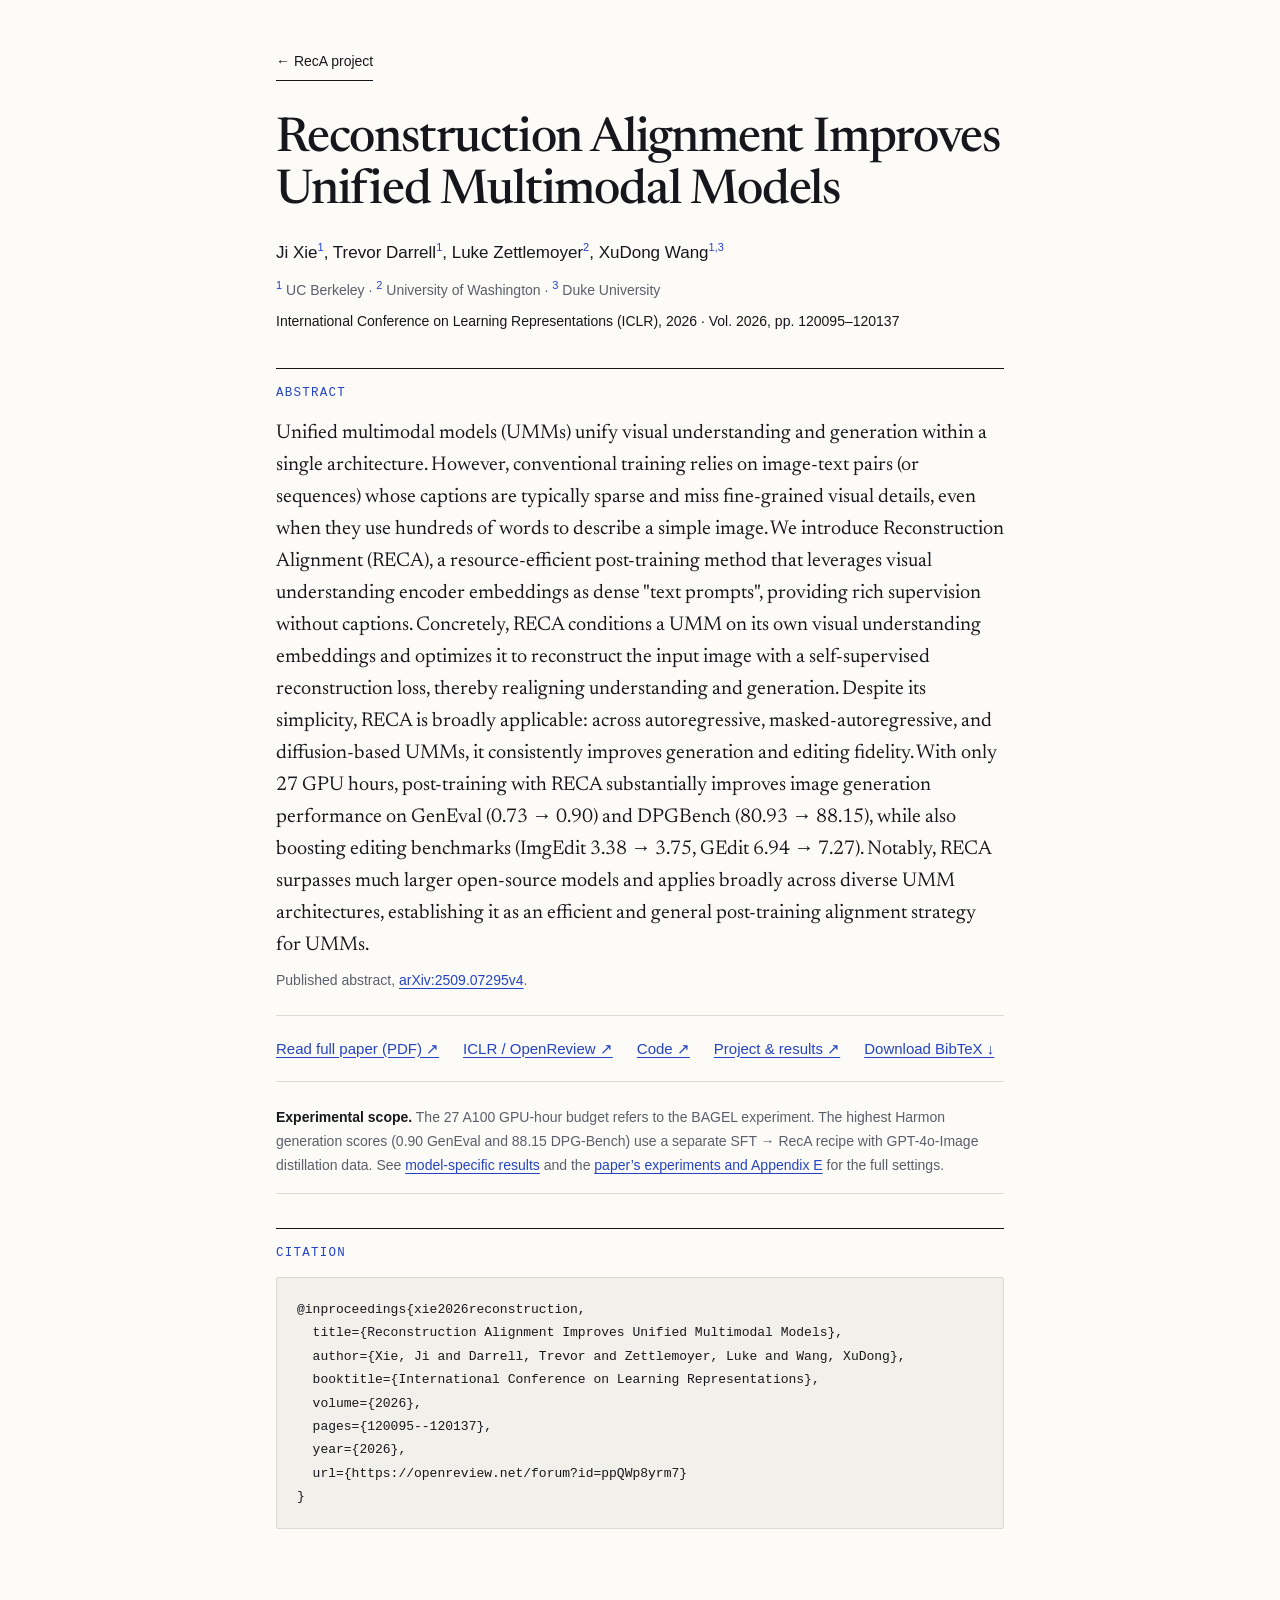
<file: paper.html>
<!DOCTYPE html>
<html lang="en">
<head>
  <meta charset="UTF-8">
  <meta name="viewport" content="width=device-width, initial-scale=1.0">
  <meta name="description" content="RecA improves text-to-image generation and image editing in unified multimodal models through understanding-to-generation transfer and self-supervised post-training.">
  <meta property="og:title" content="RecA: Reconstruction Alignment Improves Unified Multimodal Models">
  <meta property="og:description" content="RecA improves text-to-image generation and image editing in unified multimodal models through understanding-to-generation transfer and self-supervised post-training.">
  <meta property="og:url" content="https://reconstruction-alignment.github.io/paper.html">
  <meta name="twitter:title" content="RecA: Reconstruction Alignment Improves Unified Multimodal Models">
  <meta name="twitter:description" content="RecA improves text-to-image generation and image editing in unified multimodal models through understanding-to-generation transfer and self-supervised post-training.">
  <link rel="canonical" href="https://reconstruction-alignment.github.io/paper.html">
  <meta name="citation_title" content="Reconstruction Alignment Improves Unified Multimodal Models">
  <meta name="citation_author" content="Ji Xie">
  <meta name="citation_author" content="Trevor Darrell">
  <meta name="citation_author" content="Luke Zettlemoyer">
  <meta name="citation_author" content="XuDong Wang">
  <meta name="citation_publication_date" content="2026">
  <meta name="citation_conference_title" content="International Conference on Learning Representations">
  <meta name="citation_abstract_html_url" content="https://reconstruction-alignment.github.io/paper.html">
  <meta name="citation_volume" content="2026">
  <meta name="citation_firstpage" content="120095">
  <meta name="citation_lastpage" content="120137">
  <script type="application/ld+json">
{
  "@context": "https://schema.org",
  "@type": "ScholarlyArticle",
  "@id": "https://openreview.net/forum?id=ppQWp8yrm7",
  "name": "Reconstruction Alignment Improves Unified Multimodal Models",
  "url": "https://openreview.net/forum?id=ppQWp8yrm7",
  "mainEntityOfPage": "https://reconstruction-alignment.github.io/paper.html",
  "sameAs": [
    "https://arxiv.org/abs/2509.07295"
  ],
  "author": [
    {
      "@type": "Person",
      "name": "Ji Xie",
      "url": "https://horizonwind2004.github.io/"
    },
    {
      "@type": "Person",
      "name": "Trevor Darrell",
      "url": "https://people.eecs.berkeley.edu/~trevor/"
    },
    {
      "@type": "Person",
      "name": "Luke Zettlemoyer",
      "url": "https://homes.cs.washington.edu/~lsz/"
    },
    {
      "@type": "Person",
      "name": "XuDong Wang",
      "url": "https://xudongfrankwang.github.io/",
      "affiliation": [
        {
          "@type": "Organization",
          "name": "UC Berkeley"
        },
        {
          "@type": "Organization",
          "name": "Duke University"
        }
      ]
    }
  ],
  "description": "RecA improves text-to-image generation and image editing in unified multimodal models through understanding-to-generation transfer and self-supervised post-training.",
  "isPartOf": {
    "@type": "PublicationVolume",
    "volumeNumber": "2026",
    "isPartOf": {
      "@type": "CreativeWork",
      "name": "International Conference on Learning Representations"
    }
  },
  "pageStart": "120095",
  "pageEnd": "120137",
  "keywords": [
    "unified multimodal models",
    "unified understanding and generation",
    "self-supervised post-training",
    "understanding-to-generation transfer",
    "semantic reconstruction",
    "text-to-image generation",
    "image editing"
  ],
  "abstract": "Unified multimodal models (UMMs) unify visual understanding and generation within a single architecture. However, conventional training relies on image-text pairs (or sequences) whose captions are typically sparse and miss fine-grained visual details, even when they use hundreds of words to describe a simple image. We introduce Reconstruction Alignment (RECA), a resource-efficient post-training method that leverages visual understanding encoder embeddings as dense \"text prompts\", providing rich supervision without captions. Concretely, RECA conditions a UMM on its own visual understanding embeddings and optimizes it to reconstruct the input image with a self-supervised reconstruction loss, thereby realigning understanding and generation. Despite its simplicity, RECA is broadly applicable: across autoregressive, masked-autoregressive, and diffusion-based UMMs, it consistently improves generation and editing fidelity. With only 27 GPU hours, post-training with RECA substantially improves image generation performance on GenEval (0.73 → 0.90) and DPGBench (80.93 → 88.15), while also boosting editing benchmarks (ImgEdit 3.38 → 3.75, GEdit 6.94 → 7.27). Notably, RECA surpasses much larger open-source models and applies broadly across diverse UMM architectures, establishing it as an efficient and general post-training alignment strategy for UMMs."
}
</script>
  
  <title>Reconstruction Alignment Improves Unified Multimodal Models | Abstract · ICLR 2026</title>
  
  <link rel="icon" type="image/png" href="static/files/teaser/logo.png">
  <link rel="shortcut icon" href="static/files/teaser/logo.png" type="image/png">

<style>
*{box-sizing:border-box}body{margin:0;background:#fff;color:#171b24;font:17px/1.7 -apple-system,BlinkMacSystemFont,"Segoe UI",sans-serif}main{max-width:900px;margin:34px auto;padding:0 26px 45px}a{color:#315cf5;text-underline-offset:3px}.back{font-size:14px;text-decoration:none}h1{font-size:32px;line-height:1.2;font-weight:600;letter-spacing:-.035em;margin:28px 0 13px}h2{font-size:20px;line-height:1.3;margin:26px 0 10px}.authors{margin:0;font-size:17px}.authors a{color:inherit;text-decoration:none}.affiliations,.publication,.scope,.source{font-size:14px;color:#626876;margin:8px 0}.publication{color:#171b24}.abstract{margin:0}.links{display:flex;gap:20px;flex-wrap:wrap;padding:20px 0;border-bottom:1px solid #e0e3e9;font-size:15px}.scope{padding:16px 0;border-bottom:1px solid #e0e3e9}pre{padding:20px;background:#f4f6f9;overflow:auto;font:13px/1.8 ui-monospace,SFMono-Regular,Consolas,monospace;border-radius:4px}:focus-visible{outline:3px solid #315cf5;outline-offset:4px}sup{font-size:11px;color:#315cf5}@media(max-width:600px){main{margin:23px auto;padding-inline:20px}h1{font-size:27px}body{font-size:16px}.links{gap:15px}}
</style>
<link rel="preconnect" href="https://fonts.googleapis.com"><link rel="preconnect" href="https://fonts.gstatic.com" crossorigin>
<link href="https://fonts.googleapis.com/css2?family=Newsreader:opsz,wght@6..72,400..600&display=swap" rel="stylesheet">
<style>
/* Editorial layer, matching the homepage (static/css/editorial.css). Visual only. */
body{background:#fcfbf8;color:#15171c}
main{max-width:780px;margin-top:44px}
a{color:#2444c4}
.back{display:inline-block;padding:6px 0;color:#15171c;border-bottom:1px solid #15171c}
.back:hover{color:#2444c4;border-color:#2444c4}
h1{font-family:"Newsreader","Iowan Old Style","Palatino Linotype",Palatino,Georgia,serif;font-size:clamp(31px,5.4vw,48px);font-weight:500;line-height:1.08;letter-spacing:-.025em;margin:34px 0 20px}
h2{font:500 12.5px/1.4 ui-monospace,SFMono-Regular,Consolas,monospace;letter-spacing:.1em;text-transform:uppercase;color:#2444c4;border-top:1px solid #15171c;padding-top:16px;margin:34px 0 14px}
.authors a:hover{text-decoration:underline}
.affiliations,.publication,.scope,.source{color:#5a5f6a}
.publication{color:#15171c}
.abstract{font-family:"Newsreader","Iowan Old Style","Palatino Linotype",Palatino,Georgia,serif;font-size:20px;line-height:1.6}
.links{gap:8px 24px;padding:14px 0;border-top:1px solid #dcd9d1;border-bottom-color:#dcd9d1;margin-top:22px}
.links a{padding-block:6px}
.scope{border-bottom-color:#dcd9d1}
.scope strong{color:#15171c}
pre{background:#f2f0ea;border:1px solid #dcd9d1;border-radius:2px}
:focus-visible{outline:3px solid #2444c4;outline-offset:3px}
sup{color:#2444c4}
@media(max-width:600px){.abstract{font-size:18px}main{margin-top:26px}}
</style></head><body><main>
<a class="back" href="./">← RecA project</a>
<h1>Reconstruction Alignment Improves Unified Multimodal Models</h1>
<p class="authors"><a href="https://horizonwind2004.github.io/">Ji Xie</a><sup>1</sup>, <a href="https://people.eecs.berkeley.edu/~trevor/">Trevor Darrell</a><sup>1</sup>, <a href="https://homes.cs.washington.edu/~lsz/">Luke Zettlemoyer</a><sup>2</sup>, <a href="https://xudongfrankwang.github.io/">XuDong Wang</a><sup>1,3</sup></p>
<p class="affiliations"><sup>1</sup> UC Berkeley · <sup>2</sup> University of Washington · <sup>3</sup> Duke University</p>
<p class="publication">International Conference on Learning Representations (ICLR), 2026 · Vol. 2026, pp. 120095–120137</p>
<h2>Abstract</h2>
<p class="abstract">Unified multimodal models (UMMs) unify visual understanding and generation within a single architecture. However, conventional training relies on image-text pairs (or sequences) whose captions are typically sparse and miss fine-grained visual details, even when they use hundreds of words to describe a simple image. We introduce Reconstruction Alignment (RECA), a resource-efficient post-training method that leverages visual understanding encoder embeddings as dense &quot;text prompts&quot;, providing rich supervision without captions. Concretely, RECA conditions a UMM on its own visual understanding embeddings and optimizes it to reconstruct the input image with a self-supervised reconstruction loss, thereby realigning understanding and generation. Despite its simplicity, RECA is broadly applicable: across autoregressive, masked-autoregressive, and diffusion-based UMMs, it consistently improves generation and editing fidelity. With only 27 GPU hours, post-training with RECA substantially improves image generation performance on GenEval (0.73 → 0.90) and DPGBench (80.93 → 88.15), while also boosting editing benchmarks (ImgEdit 3.38 → 3.75, GEdit 6.94 → 7.27). Notably, RECA surpasses much larger open-source models and applies broadly across diverse UMM architectures, establishing it as an efficient and general post-training alignment strategy for UMMs.</p>
<p class="source">Published abstract, <a href="https://arxiv.org/abs/2509.07295v4">arXiv:2509.07295v4</a>.</p>
<nav class="links" aria-label="Paper resources"><a href="https://arxiv.org/pdf/2509.07295">Read full paper (PDF) ↗</a><a href="https://openreview.net/forum?id=ppQWp8yrm7">ICLR / OpenReview ↗</a><a href="https://github.com/HorizonWind2004/reconstruction-alignment">Code ↗</a><a href="./">Project &amp; results ↗</a><a href="citation.bib" download>Download BibTeX ↓</a></nav>
<p class="scope"><strong>Experimental scope.</strong> The 27 A100 GPU-hour budget refers to the BAGEL experiment. The highest Harmon generation scores (0.90 GenEval and 88.15 DPG-Bench) use a separate SFT → RecA recipe with GPT-4o-Image distillation data. See <a href="./#results">model-specific results</a> and the <a href="https://arxiv.org/html/2509.07295v4">paper’s experiments and Appendix E</a> for the full settings.</p>
<h2>Citation</h2><pre><code>@inproceedings{xie2026reconstruction,
  title={Reconstruction Alignment Improves Unified Multimodal Models},
  author={Xie, Ji and Darrell, Trevor and Zettlemoyer, Luke and Wang, XuDong},
  booktitle={International Conference on Learning Representations},
  volume={2026},
  pages={120095--120137},
  year={2026},
  url={https://openreview.net/forum?id=ppQWp8yrm7}
}</code></pre>
</main></body></html>
</file>
